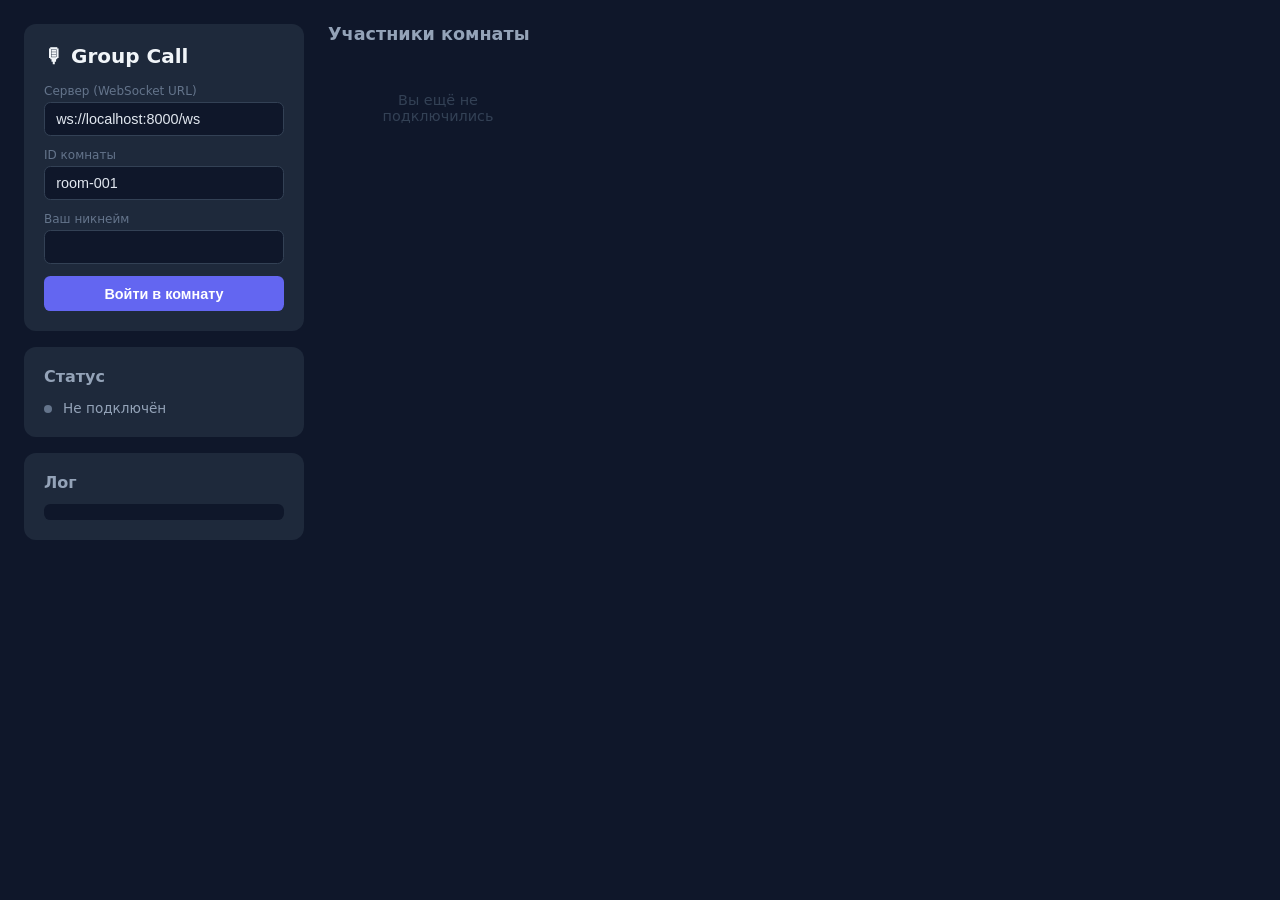
<file: tests/calls/client.html>
<!DOCTYPE html>
<html lang="ru">
<head>
    <meta charset="UTF-8"/>
    <meta name="viewport" content="width=device-width, initial-scale=1.0"/>
    <title>Group Audio Call</title>
    <style>
        *, *::before, *::after { box-sizing: border-box; margin: 0; padding: 0; }

        body {
            font-family: system-ui, sans-serif;
            background: #0f172a;
            color: #e2e8f0;
            min-height: 100vh;
            display: flex;
            gap: 1.5rem;
            padding: 1.5rem;
            align-items: flex-start;
        }

        /* ---------- Левая панель: форма подключения ---------- */
        .sidebar {
            width: 280px;
            flex-shrink: 0;
            display: flex;
            flex-direction: column;
            gap: 1rem;
        }

        .card {
            background: #1e293b;
            border-radius: 0.75rem;
            padding: 1.25rem;
        }

        h2 { font-size: 1rem; color: #94a3b8; margin-bottom: 0.75rem; }
        h1 { font-size: 1.25rem; color: #f1f5f9; margin-bottom: 1rem; }

        label { display: block; font-size: 0.75rem; color: #64748b; margin-bottom: 0.25rem; }

        input {
            width: 100%;
            padding: 0.5rem 0.7rem;
            border-radius: 0.4rem;
            border: 1px solid #334155;
            background: #0f172a;
            color: #e2e8f0;
            font-size: 0.9rem;
            outline: none;
            margin-bottom: 0.75rem;
        }
        input:focus { border-color: #6366f1; }

        .btn {
            display: block;
            width: 100%;
            padding: 0.6rem;
            border-radius: 0.4rem;
            border: none;
            font-size: 0.9rem;
            font-weight: 600;
            cursor: pointer;
            transition: opacity 0.15s;
        }
        .btn:disabled { opacity: 0.35; cursor: not-allowed; }
        .btn-primary { background: #6366f1; color: #fff; }
        .btn-danger  { background: #ef4444; color: #fff; margin-top: 0.5rem; }
        .btn-mute    { background: #334155; color: #e2e8f0; margin-top: 0.5rem; }

        .status-dot {
            display: inline-block;
            width: 8px; height: 8px;
            border-radius: 50%;
            margin-right: 6px;
            background: #64748b;
        }
        .status-dot.green  { background: #4ade80; }
        .status-dot.yellow { background: #facc15; }
        .status-dot.red    { background: #f87171; }

        .status-text { font-size: 0.85rem; color: #94a3b8; }

        /* ---------- Лог ---------- */
        .log {
            background: #0f172a;
            border-radius: 0.4rem;
            padding: 0.5rem;
            font-family: monospace;
            font-size: 0.72rem;
            max-height: 180px;
            overflow-y: auto;
            color: #475569;
        }
        .log .in  { color: #4ade80; }
        .log .out { color: #818cf8; }
        .log .sys { color: #f59e0b; }
        .log .err { color: #f87171; }

        /* ---------- Правая панель: участники ---------- */
        .main { flex: 1; }

        .peers-grid {
            display: grid;
            grid-template-columns: repeat(auto-fill, minmax(180px, 1fr));
            gap: 1rem;
        }

        /* Карточка участника */
        .peer-card {
            background: #1e293b;
            border-radius: 0.75rem;
            padding: 1rem;
            display: flex;
            flex-direction: column;
            align-items: center;
            gap: 0.6rem;
            position: relative;
            border: 2px solid transparent;
            transition: border-color 0.2s;
        }
        .peer-card.speaking { border-color: #4ade80; }
        .peer-card.muted    { opacity: 0.55; }

        .peer-avatar {
            width: 60px; height: 60px;
            border-radius: 50%;
            background: #334155;
            display: flex;
            align-items: center;
            justify-content: center;
            font-size: 1.6rem;
            font-weight: 700;
            color: #e2e8f0;
        }

        .peer-name { font-size: 0.85rem; font-weight: 600; color: #e2e8f0; }

        .peer-status { font-size: 0.7rem; color: #64748b; }

        /* Мини-полоска уровня звука */
        .peer-meter {
            width: 100%;
            height: 4px;
            background: #0f172a;
            border-radius: 2px;
            overflow: hidden;
        }
        .peer-meter-bar {
            height: 100%;
            width: 0%;
            background: linear-gradient(90deg, #4ade80, #facc15);
            transition: width 0.05s;
        }

        /* Своя карточка — небольшой бейдж "Вы" */
        .peer-card.self .peer-avatar { background: #4f46e5; }
        .you-badge {
            position: absolute;
            top: 6px; right: 8px;
            font-size: 0.6rem;
            background: #4f46e5;
            color: #fff;
            padding: 1px 5px;
            border-radius: 999px;
        }

        .empty-state {
            color: #334155;
            font-size: 0.9rem;
            padding: 2rem;
            text-align: center;
        }
    </style>
</head>
<body>

<!-- ===================== ЛЕВАЯ ПАНЕЛЬ ===================== -->
<div class="sidebar">
    <div class="card">
        <h1>🎙 Group Call</h1>

        <label>Сервер (WebSocket URL)</label>
        <input id="serverUrl" value="ws://localhost:8000/ws"/>

        <label>ID комнаты</label>
        <input id="callId" value="room-001"/>

        <label>Ваш никнейм</label>
        <input id="peerId" value=""/>

        <button id="btnJoin" class="btn btn-primary">Войти в комнату</button>
        <button id="btnMute" class="btn btn-mute" style="display:none">🔇 Mute</button>
        <button id="btnLeave" class="btn btn-danger" style="display:none">📵 Покинуть</button>
    </div>

    <div class="card">
        <h2>Статус</h2>
        <div>
            <span class="status-dot" id="statusDot"></span>
            <span class="status-text" id="statusText">Не подключён</span>
        </div>
    </div>

    <div class="card">
        <h2>Лог</h2>
        <div id="log" class="log"></div>
    </div>
</div>

<!-- ===================== ПРАВАЯ ПАНЕЛЬ ===================== -->
<div class="main">
    <h1 style="margin-bottom:1rem; font-size:1.1rem; color:#94a3b8">
        Участники комнаты
    </h1>
    <div id="peersGrid" class="peers-grid">
        <div class="empty-state">Вы ещё не подключились</div>
    </div>
</div>

<script>
    // =============================================================================
    // Константы
    // =============================================================================

    const CHUNK_MS   = 100;   // интервал нарезки чанков MediaRecorder (мс)
    const PING_MS    = 15000; // интервал keep-alive пинга

    // =============================================================================
    // Глобальное состояние
    // =============================================================================

    let ws            = null;
    let myPeerId      = "";
    let isMuted       = false;
    let mediaRecorder = null;
    let localStream   = null;
    let audioCtx      = null;

    /**
     * peers: Map<peerId, PeerState>
     *
     * PeerState {
     *   mediaSource: MediaSource | null,
     *   sourceBuffer: SourceBuffer | null,
     *   queue: ArrayBuffer[],       // очередь чанков, ждущих appendBuffer
     *   audio: HTMLAudioElement,    // <audio autoplay> для воспроизведения
     *   muted: boolean,
     *   cardEl: HTMLElement,        // DOM-карточка участника
     *   meterEl: HTMLElement,       // DOM полоска уровня звука
     *   speakingTimer: number|null  // таймер сброса анимации "говорит"
     * }
     *
     * Каждый участник получает СВОЙ независимый MediaSource + SourceBuffer.
     * Это критично: нельзя смешивать чанки от разных людей в один буфер —
     * WebM-заголовки (EBML) у каждого участника свои, и браузер запутается.
     */
    const peers = new Map();

    // =============================================================================
    // DOM хелперы
    // =============================================================================

    const logEl      = document.getElementById("log");
    const statusDot  = document.getElementById("statusDot");
    const statusText = document.getElementById("statusText");
    const peersGrid  = document.getElementById("peersGrid");
    const btnJoin    = document.getElementById("btnJoin");
    const btnMute    = document.getElementById("btnMute");
    const btnLeave   = document.getElementById("btnLeave");

    function log(text, type = "sys") {
        const d = document.createElement("div");
        d.className = type;
        d.textContent = `${new Date().toLocaleTimeString()} ${text}`;
        logEl.appendChild(d);
        logEl.scrollTop = logEl.scrollHeight;
    }

    function setStatus(text, color = "") {
        statusText.textContent = text;
        statusDot.className    = "status-dot " + color;
    }

    // =============================================================================
    // UI карточки участников
    // =============================================================================

    function addPeerCard(peerId, isSelf = false) {
        // Убираем заглушку "пусто", если есть
        const empty = peersGrid.querySelector(".empty-state");
        if (empty) empty.remove();

        const card = document.createElement("div");
        card.className  = "peer-card" + (isSelf ? " self" : "");
        card.dataset.id = peerId;

        const initials = peerId.slice(0, 2).toUpperCase();

        card.innerHTML = `
    ${isSelf ? '<span class="you-badge">Вы</span>' : ""}
    <div class="peer-avatar">${initials}</div>
    <div class="peer-name">${escapeHtml(peerId)}</div>
    <div class="peer-status" id="ps-${peerId}">в эфире</div>
    <div class="peer-meter"><div class="peer-meter-bar" id="pm-${peerId}"></div></div>
  `;

        peersGrid.appendChild(card);
        return card;
    }

    function removePeerCard(peerId) {
        const card = peersGrid.querySelector(`[data-id="${peerId}"]`);
        if (card) card.remove();
        if (peersGrid.children.length === 0) {
            peersGrid.innerHTML = '<div class="empty-state">Комната пуста</div>';
        }
    }

    function setPeerSpeaking(peerId, level) {
        // level 0..100 — уровень входящего аудио
        const bar  = document.getElementById("pm-" + peerId);
        const card = peersGrid.querySelector(`[data-id="${peerId}"]`);
        if (!bar || !card) return;

        //        console.log(level)

        bar.style.width = level + "%";

        // Подсвечиваем карточку если говорит (level > 5)
        if (level > 5) {
            card.classList.add("speaking");
            setTimeout(() => {card.classList.remove("speaking")}, 300)
        }
    }

    function escapeHtml(s) {
        return s.replace(/[&<>"']/g, c => ({"&":"&amp;","<":"&lt;",">":"&gt;",'"':"&quot;","'":"&#39;"}[c]));
    }

    // =============================================================================
    // Подключение
    // =============================================================================

    async function joinCall() {
        const serverUrl = document.getElementById("serverUrl").value.trim();
        const callId    = document.getElementById("callId").value.trim();
        myPeerId        = document.getElementById("peerId").value.trim();

        if (!callId || !myPeerId) {
            setStatus("Заполни ID комнаты и никнейм", "red");
            return;
        }

        // 1. Получаем доступ к микрофону
        try {
            localStream = await navigator.mediaDevices.getUserMedia({
                audio: {
                    echoCancellation: true,
                    noiseSuppression: true,
                    sampleRate: 48000,
                },
                video: false,
            });
            log("Микрофон захвачен");
        } catch (e) {
            setStatus("Нет доступа к микрофону", "red");
            return;
        }

        // 2. Открываем WebSocket
        const url = `${serverUrl}/${callId}/${myPeerId}`;
        log(`Подключаюсь: ${url}`);
        setStatus("Подключение...", "yellow");

        ws = new WebSocket(url);
        ws.binaryType = "arraybuffer";

        ws.onopen  = () => { log("WS открыт"); startRecording(); };
        ws.onclose = (e) => { log(`WS закрыт (${e.code})`); handleDisconnect(); };
        ws.onerror = ()  => { log("WS ошибка", "err"); setStatus("Ошибка соединения", "red"); };

        ws.onmessage = (ev) => {
            if (typeof ev.data === "string") {
                handleSignaling(JSON.parse(ev.data));
            } else {
                handleIncomingAudio(ev.data);
            }
        };

        btnJoin.disabled = true;
        btnMute.style.display  = "block";
        btnLeave.style.display = "block";
    }

    // =============================================================================
    // Запись и отправка микрофона
    // =============================================================================

    function getSupportedMime() {
        return ["audio/webm;codecs=opus","audio/ogg;codecs=opus","audio/webm"]
            .find(t => MediaRecorder.isTypeSupported(t)) || "";
    }

    function startRecording() {
        const mime = getSupportedMime();
        log(`Кодек: ${mime || "auto"}`);

        mediaRecorder = new MediaRecorder(localStream, mime ? { mimeType: mime } : {});

        mediaRecorder.ondataavailable = async (e) => {
            if (e.data.size > 0 && ws?.readyState === WebSocket.OPEN && !isMuted) {
                const buf = await e.data.arrayBuffer();
                ws.send(buf);
                log(`→ ${buf.byteLength}b`, "out");
            }
        };

        mediaRecorder.start(CHUNK_MS);

        // Визуализация своего уровня звука
        startLocalMeter();

        // Добавляем свою карточку
        addPeerCard(myPeerId, true);
        setStatus(`В эфире: ${myPeerId}`, "green");
    }

    // Анализатор звука для своей карточки (не влияет на передачу)
    function startLocalMeter() {
        audioCtx = new AudioContext();
        const src = audioCtx.createMediaStreamSource(localStream);
        const an  = audioCtx.createAnalyser();
        an.fftSize = 256;
        src.connect(an);

        const buf = new Uint8Array(an.frequencyBinCount);
        function tick() {
            an.getByteFrequencyData(buf);
            const avg = buf.reduce((a, b) => a + b, 0) / buf.length;
            setPeerSpeaking(myPeerId, Math.min(100, avg / 4));
            requestAnimationFrame(tick);
        }
        tick();
    }

    // =============================================================================
    // Входящее аудио — разбор фрейма и маршрутизация по участнику
    // =============================================================================

    /**
     * Формат пакета от сервера:
     *   [0]        — длина peer_id (1 байт)
     *   [1..N]     — peer_id (UTF-8)
     *   [N+1..]    — аудио (Opus/WebM)
     */
    function parseFrame(ab) {
        const view   = new DataView(ab);
        const idLen  = view.getUint8(0);               // длина ID
        const idBuf  = ab.slice(1, 1 + idLen);         // байты ID
        const audio  = ab.slice(1 + idLen);            // аудио
        const peerId = new TextDecoder().decode(idBuf);
        return { peerId, audio };
    }

    function handleIncomingAudio(ab) {
        const { peerId, audio } = parseFrame(ab);
        log(`← ${peerId} ${audio.byteLength}b`, "in");

        // Визуальный отклик — уровень звука (упрощённо: по размеру пакета)
        // Настоящий анализ потребовал бы декодирования Opus, что дорого.
        // Размер пакета хорошо коррелирует с громкостью.
        const level = Math.min(100, (audio.byteLength / 500) * 100);
        setPeerSpeaking(peerId, level);

        const peer = peers.get(peerId);
        if (!peer) return; // участник ещё не зарегистрирован сигналом peer_joined

        peer.queue.push(audio);
        flushQueue(peerId);
    }

    // =============================================================================
    // MediaSource / SourceBuffer на каждого участника
    // =============================================================================

    /**
     * Почему отдельный MSE на каждого?
     *
     * MediaRecorder упаковывает аудио в WebM-контейнер. Каждый поток начинается
     * с EBML-заголовка (метаданные о кодеке, частоте дискретизации и т.д.).
     * Если смешать чанки двух участников в один SourceBuffer — браузер получит
     * два конкурирующих заголовка и сломается. Поэтому у каждого участника:
     *   - свой <audio autoplay>
     *   - свой MediaSource
     *   - свой SourceBuffer
     *   - своя очередь (queue)
     */
    function initPeerAudio(peerId) {
        const audio = document.createElement("audio");
        audio.autoplay = true;
        audio.style.display = "none";
        document.body.appendChild(audio);

        const ms = new MediaSource();
        audio.src = URL.createObjectURL(ms);

        const peer = {
            mediaSource:   ms,
            sourceBuffer:  null,
            queue:         [],
            audio,
            muted:         false,
            cardEl:        null,
            meterEl:       null,
            speakingTimer: null,
        };
        peers.set(peerId, peer);

        ms.addEventListener("sourceopen", () => {
            try {
                const mime = getSupportedMime() || "audio/webm;codecs=opus";
                const sb   = ms.addSourceBuffer(mime);
                sb.mode    = "sequence";  // чанки идут один за другим, без временны́х меток

                peer.sourceBuffer = sb;

                sb.addEventListener("updateend", () => {
                    flushQueue(peerId);
                    if (audio.paused) audio.play().catch(() => {});
                });

                // Отдаём накопившееся за время инициализации
                flushQueue(peerId);
            } catch (e) {
                log(`MSE init error (${peerId}): ${e.message}`, "err");
            }
        });
    }

    function flushQueue(peerId) {
        const peer = peers.get(peerId);
        if (!peer?.sourceBuffer || peer.sourceBuffer.updating || peer.queue.length === 0) return;

        const chunk = peer.queue.shift();
        try {
            peer.sourceBuffer.appendBuffer(chunk);
        } catch (e) {
            if (e.name === "QuotaExceededError") {
                // Буфер переполнен — удаляем старые данные (оставляем последние 5 сек)
                const sb  = peer.sourceBuffer;
                const end = sb.buffered.length ? sb.buffered.end(0) - 5 : 0;
                if (end > 0) sb.remove(0, end);
            } else {
                log(`appendBuffer error (${peerId}): ${e.name}`, "err");
            }
        }
    }

    function destroyPeerAudio(peerId) {
        const peer = peers.get(peerId);
        if (!peer) return;

        clearTimeout(peer.speakingTimer);
        peer.queue = [];

        try {
            if (peer.mediaSource?.readyState === "open") peer.mediaSource.endOfStream();
        } catch (_) {}

        peer.audio.src = "";
        peer.audio.remove();
        peers.delete(peerId);
    }

    // =============================================================================
    // Сигнальные сообщения
    // =============================================================================

    function handleSignaling(msg) {
        log(`← [${msg.type}]`);

        switch (msg.type) {

            case "joined": {
                // Сервер прислал список всех, кто уже в комнате (включая нас)
                // Инициализируем аудио-пайплайн для каждого существующего участника
                for (const pid of msg.peers) {
                    if (pid === myPeerId) continue;  // себя не слушаем
                    initPeerAudio(pid);
                    const card = addPeerCard(pid);
                    peers.get(pid).cardEl = card;
                }
                log(`В комнате: ${msg.peers.join(", ")}`);
                break;
            }

            case "peer_joined": {
                const pid = msg.peer_id;
                if (pid === myPeerId) break;
                initPeerAudio(pid);
                const card = addPeerCard(pid);
                peers.get(pid).cardEl = card;
                log(`+ ${pid} вошёл`);
                break;
            }

            case "peer_left": {
                const pid = msg.peer_id;
                destroyPeerAudio(pid);
                removePeerCard(pid);
                log(`- ${pid} вышел`);
                break;
            }

            case "peer_muted": {
                const pid  = msg.peer_id;
                const card = peersGrid.querySelector(`[data-id="${pid}"]`);
                const ps   = document.getElementById("ps-" + pid);
                if (card) card.classList.toggle("muted", msg.muted);
                if (ps)   ps.textContent = msg.muted ? "🔇 замьючен" : "в эфире";
                break;
            }

            case "error":
                log("Ошибка: " + msg.message, "err");
                setStatus("Ошибка: " + msg.message, "red");
                break;

            case "pong":
                break;
        }
    }

    // =============================================================================
    // Управление звонком
    // =============================================================================

    function toggleMute() {
        isMuted = !isMuted;
        btnMute.textContent = isMuted ? "🎙 Unmute" : "🔇 Mute";

        const statusEl = document.getElementById("ps-" + myPeerId);
        if (statusEl) statusEl.textContent = isMuted ? "🔇 замьючен" : "в эфире";

        ws?.send(JSON.stringify({ type: "mute", muted: isMuted }));
        log(isMuted ? "Muted" : "Unmuted");
    }

    function leaveCall() {
        // Останавливаем микрофон
        if (mediaRecorder?.state !== "inactive") {
            mediaRecorder.stop();
            localStream.getTracks().forEach(t => t.stop());
            mediaRecorder = null;
        }
        if (audioCtx) { audioCtx.close(); audioCtx = null; }

        // Удаляем все аудио-пайплайны
        for (const pid of [...peers.keys()]) {
            if (pid !== myPeerId) destroyPeerAudio(pid);
        }
        peers.clear();

        ws?.close(1000, "user left");
        ws = null;

        handleDisconnect();
    }

    function handleDisconnect() {
        setStatus("Отключён", "");
        btnJoin.disabled       = false;
        btnMute.style.display  = "none";
        btnLeave.style.display = "none";
        peersGrid.innerHTML    = '<div class="empty-state">Вы не в комнате</div>';
    }

    // =============================================================================
    // Keep-alive ping
    // =============================================================================

    setInterval(() => {
        if (ws?.readyState === WebSocket.OPEN) {
            ws.send(JSON.stringify({ type: "ping" }));
        }
    }, PING_MS);

    // =============================================================================
    // Навешиваем события
    // =============================================================================

    btnJoin.addEventListener("click",  joinCall);
    btnMute.addEventListener("click",  toggleMute);
    btnLeave.addEventListener("click", leaveCall);
</script>
</body>
</html>
</file>
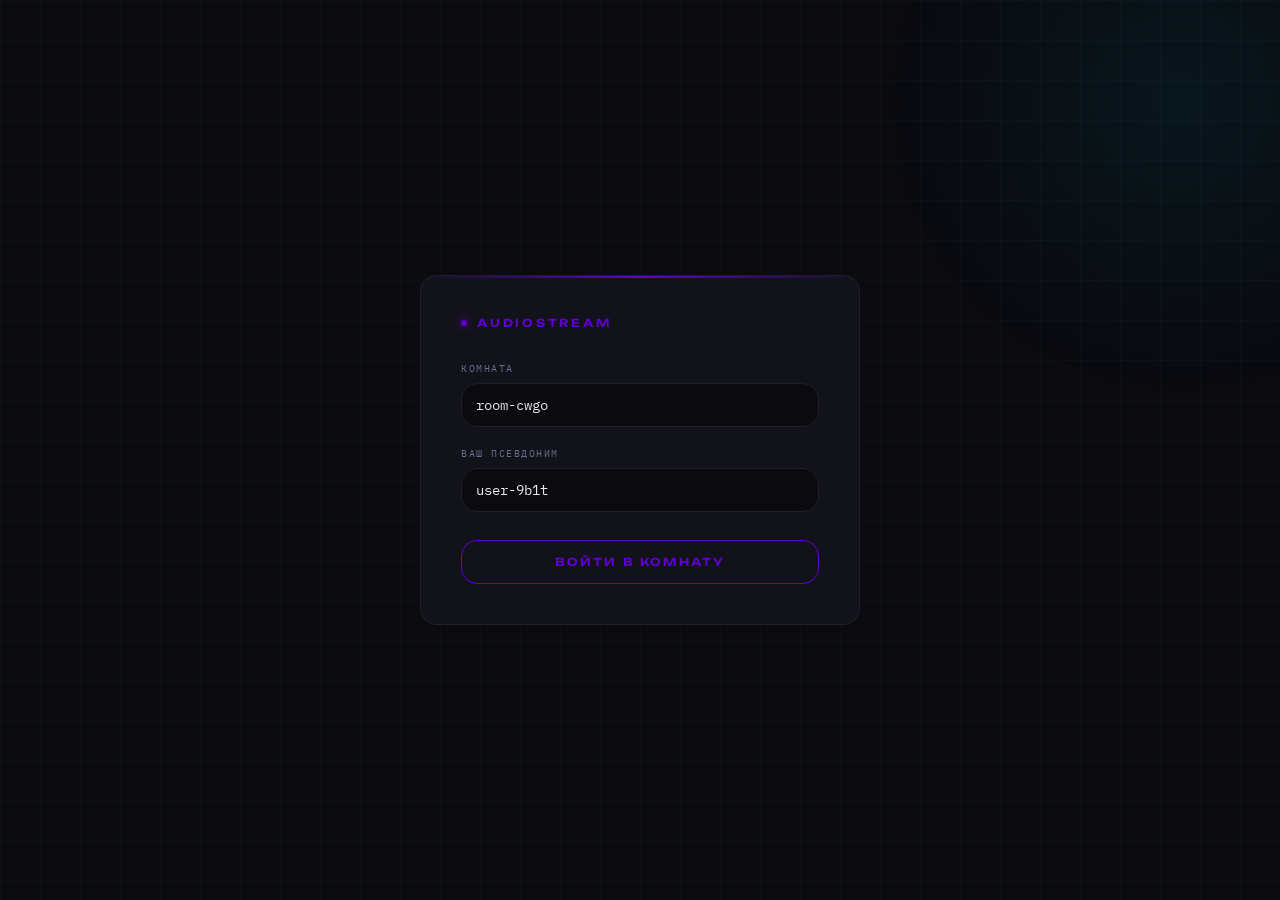
<file: tests/calls_http2_test/client.html>
<!DOCTYPE html>
<html lang="ru">
<head>
    <meta charset="UTF-8">
    <meta name="viewport" content="width=device-width, initial-scale=1.0">
    <title>Звонок</title>
    <link rel="preconnect" href="https://fonts.googleapis.com">
    <link href="https://fonts.googleapis.com/css2?family=IBM+Plex+Mono:wght@400;500&family=Unbounded:wght@300;400;600&display=swap"
          rel="stylesheet">
    <link rel="stylesheet" href="style.css">
</head>
<body>
<div class="shell">
    <div id="join-screen">
        <div class="logo">AudioStream</div>
        <div class="field-group">
            <label>Комната</label>
            <input type="text" id="room-input" placeholder="room-42" autocomplete="off" spellcheck="false">
        </div>
        <div class="field-group">
            <label>Ваш псевдоним</label>
            <input type="text" id="peer-input" placeholder="user-7f3a" autocomplete="off" spellcheck="false">
        </div>
        <button class="btn-primary" id="join-btn">Войти в комнату</button>
    </div>

    <div id="call-screen">
        <div class="call-header">
            <div>
                <div class="room-info">комната</div>
                <div class="room-id" id="hdr-room">—</div>
            </div>
            <div style="display:flex;align-items:center;gap:8px">
                <div class="room-info" id="hdr-count">0 участников</div>
                <div class="status-dot"></div>
            </div>
        </div>
        <div id="peers-grid"></div>
        <div id="log-box"></div>
        <div class="controls">
            <button class="ctrl-btn active" id="mic-btn">
                <span class="ctrl-icon" id="mic-icon">🎙</span>
                <span id="mic-label">микрофон</span>
                <div class="vol-bar">
                    <div class="vol-fill" id="vol-fill"></div>
                </div>
            </button>
            <button class="ctrl-btn danger" id="hangup-btn">
                <span class="ctrl-icon">📵</span>
                <span>завершить</span>
            </button>
        </div>
    </div>
</div>

<div id="error-overlay">
    <div class="error-code">ERR</div>
    <div class="error-msg" id="error-text"></div>
    <button class="btn-small" onclick="location.reload()">перезагрузить</button>
</div>
<script src="script.js"></script>
</body>
</html>
</file>
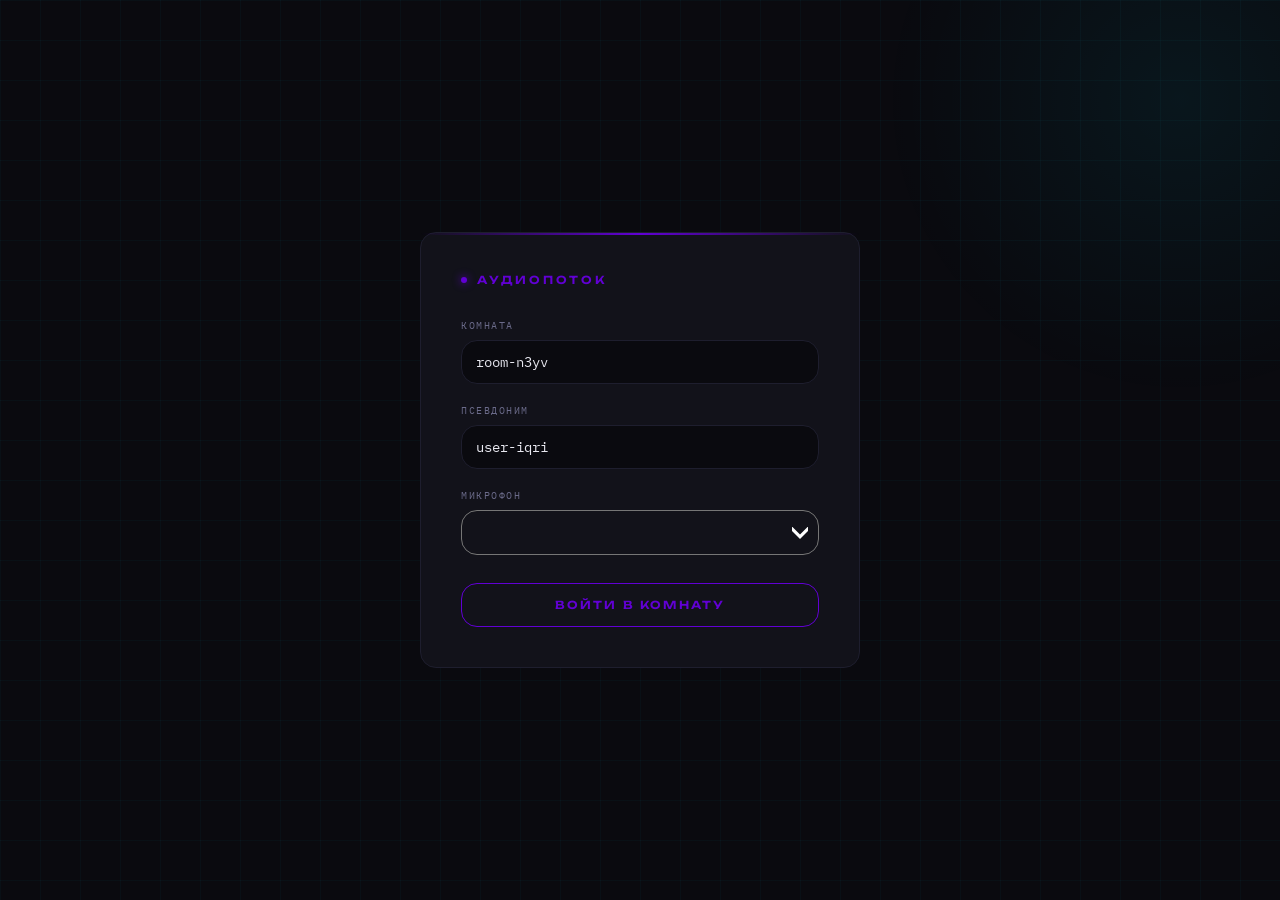
<file: tests/calls_websockets_test/client.html>
<!DOCTYPE html>
<html lang="ru">
<head>
    <meta charset="UTF-8">
    <meta name="viewport" content="width=device-width, initial-scale=1.0">
    <title>Звонок</title>
    <link rel="preconnect" href="https://fonts.googleapis.com">
    <link href="https://fonts.googleapis.com/css2?family=IBM+Plex+Mono:wght@400;500&family=Unbounded:wght@300;400;600&display=swap"
          rel="stylesheet">
    <link rel="stylesheet" href="../calls_http2_test/style.css">
</head>
<body>
<div class="shell">
    <div id="join-screen">
        <div class="logo">АудиоПоток</div>
        <div class="field-group">
            <label>Комната</label>
            <input type="text" id="room-input" placeholder="room-42" autocomplete="off" spellcheck="false">
        </div>
        <div class="field-group">
            <label>Псевдоним</label>
            <input type="text" id="peer-input" placeholder="user-7f3a" autocomplete="off" spellcheck="false">
        </div>
        <div class="field-group">
            <label>Микрофон</label>
            <select id="mic-select" autocomplete="off">
                <option value="">— выбор устройства —</option>
            </select>
        </div>
        <button class="btn-primary" id="joinBtn">Войти в комнату</button>
    </div>

    <div id="call-screen">
        <div class="call-header">
            <div>
                <div class="room-info">комната</div>
                <div class="room-id" id="hdr-room">—</div>
            </div>
            <div style="display:flex;align-items:center;gap:8px">
                <div class="room-info" id="hdr-count">0 участников</div>
                <div class="status-dot"></div>
            </div>
        </div>
        <div id="peers-grid"></div>
        <div id="log-box"></div>
        <div class="controls">
            <button class="ctrl-btn active" id="micBtn">
                <span class="ctrl-icon" id="mic-icon">🎙</span>
                <span id="mic-label">микрофон</span>
                <div class="vol-bar">
                    <div class="vol-fill" id="vol-fill"></div>
                </div>
            </button>
            <button class="ctrl-btn danger" id="hangupBtn">
                <span>завершить</span>
            </button>
        </div>
    </div>
</div>

<div id="error-overlay">
    <div class="error-code">ERR</div>
    <div class="error-msg" id="error-text"></div>
    <button class="btn-small" onclick="location.reload()">перезагрузить</button>
</div>
<script src="script.js"></script>
</body>
</html>
</file>
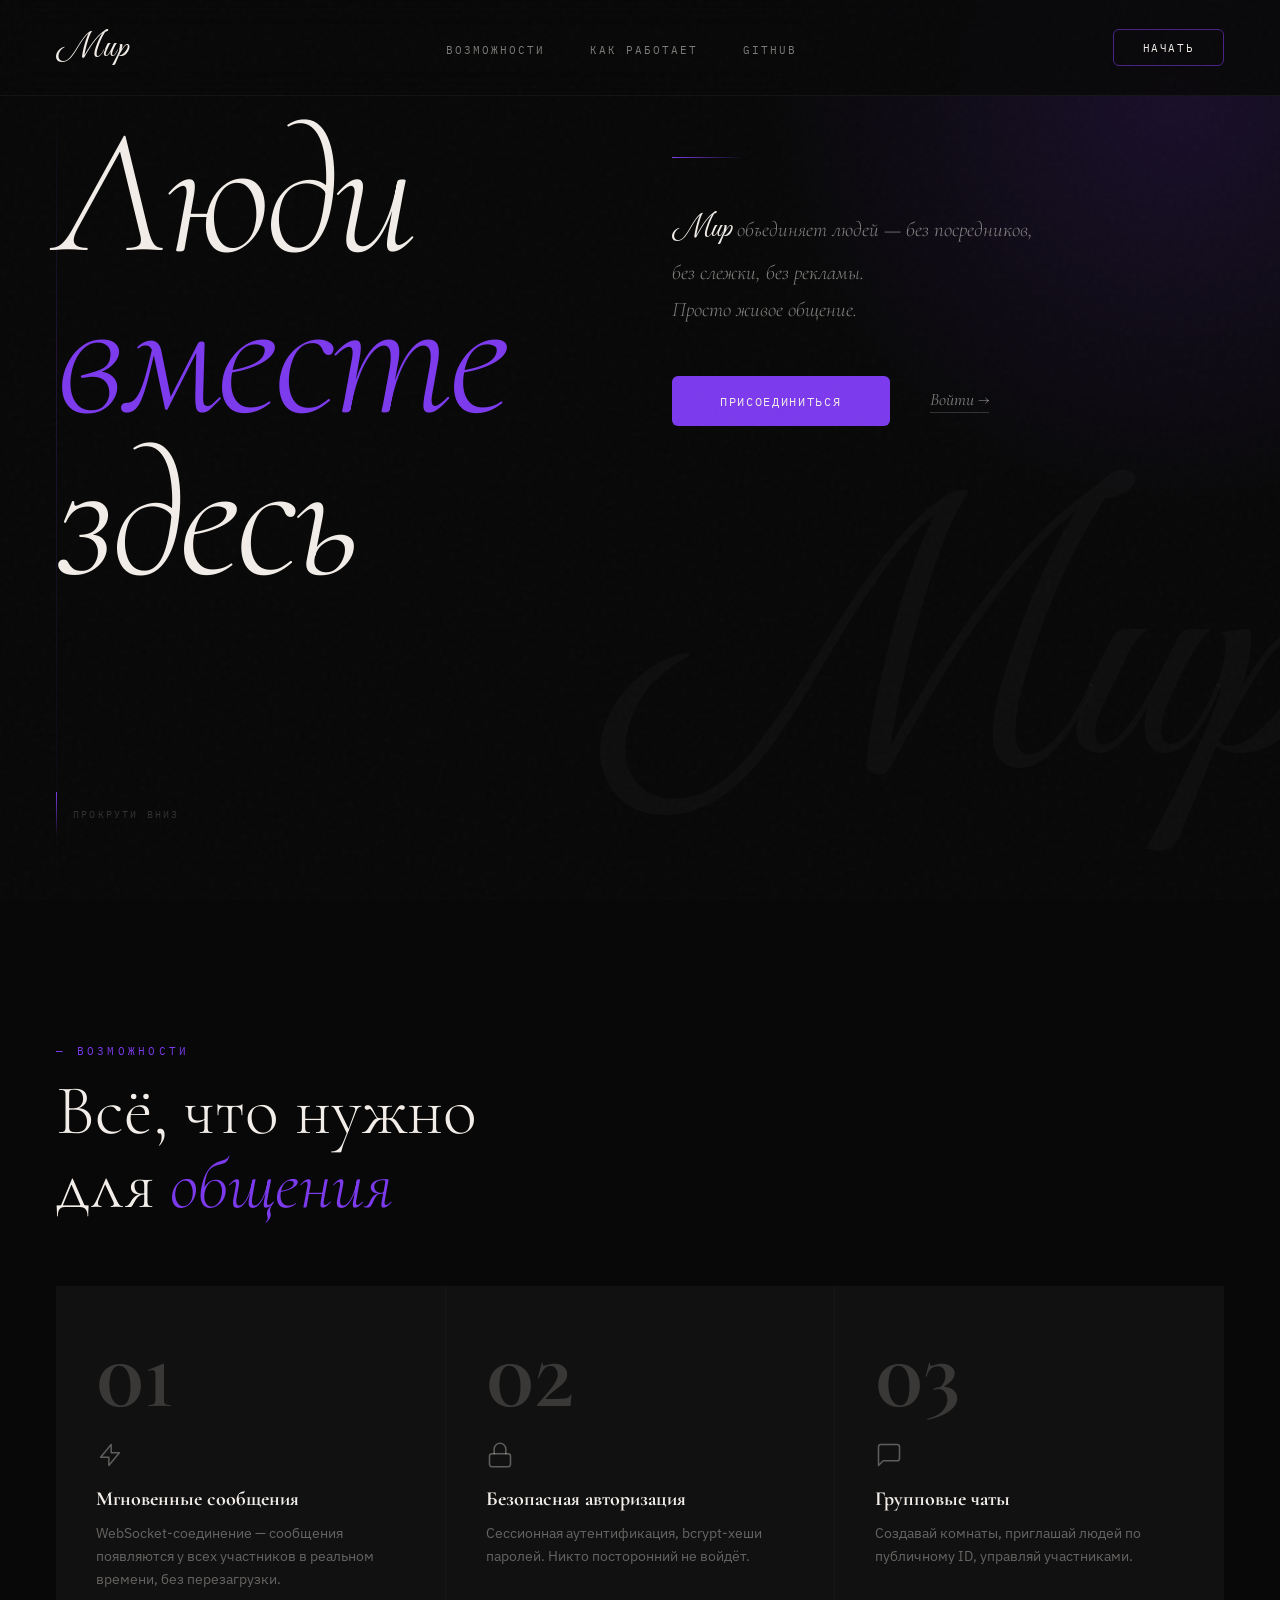
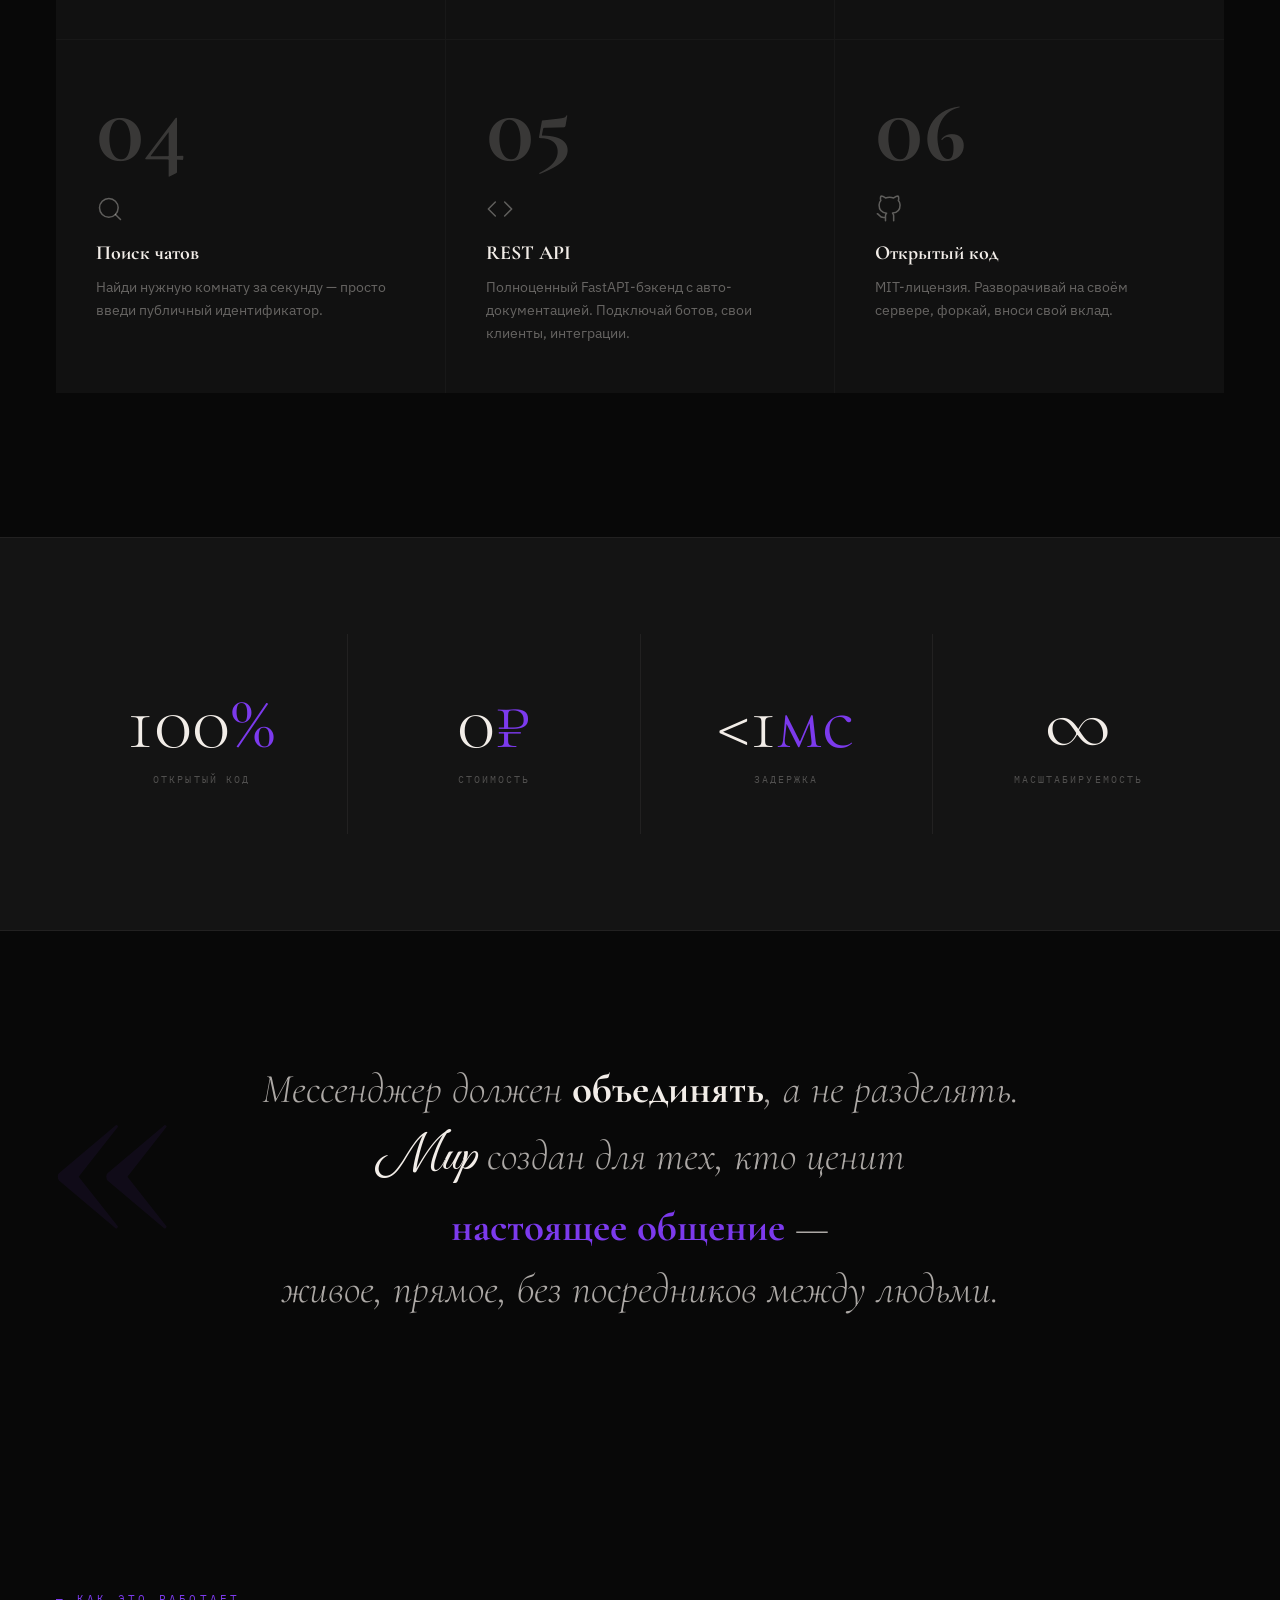
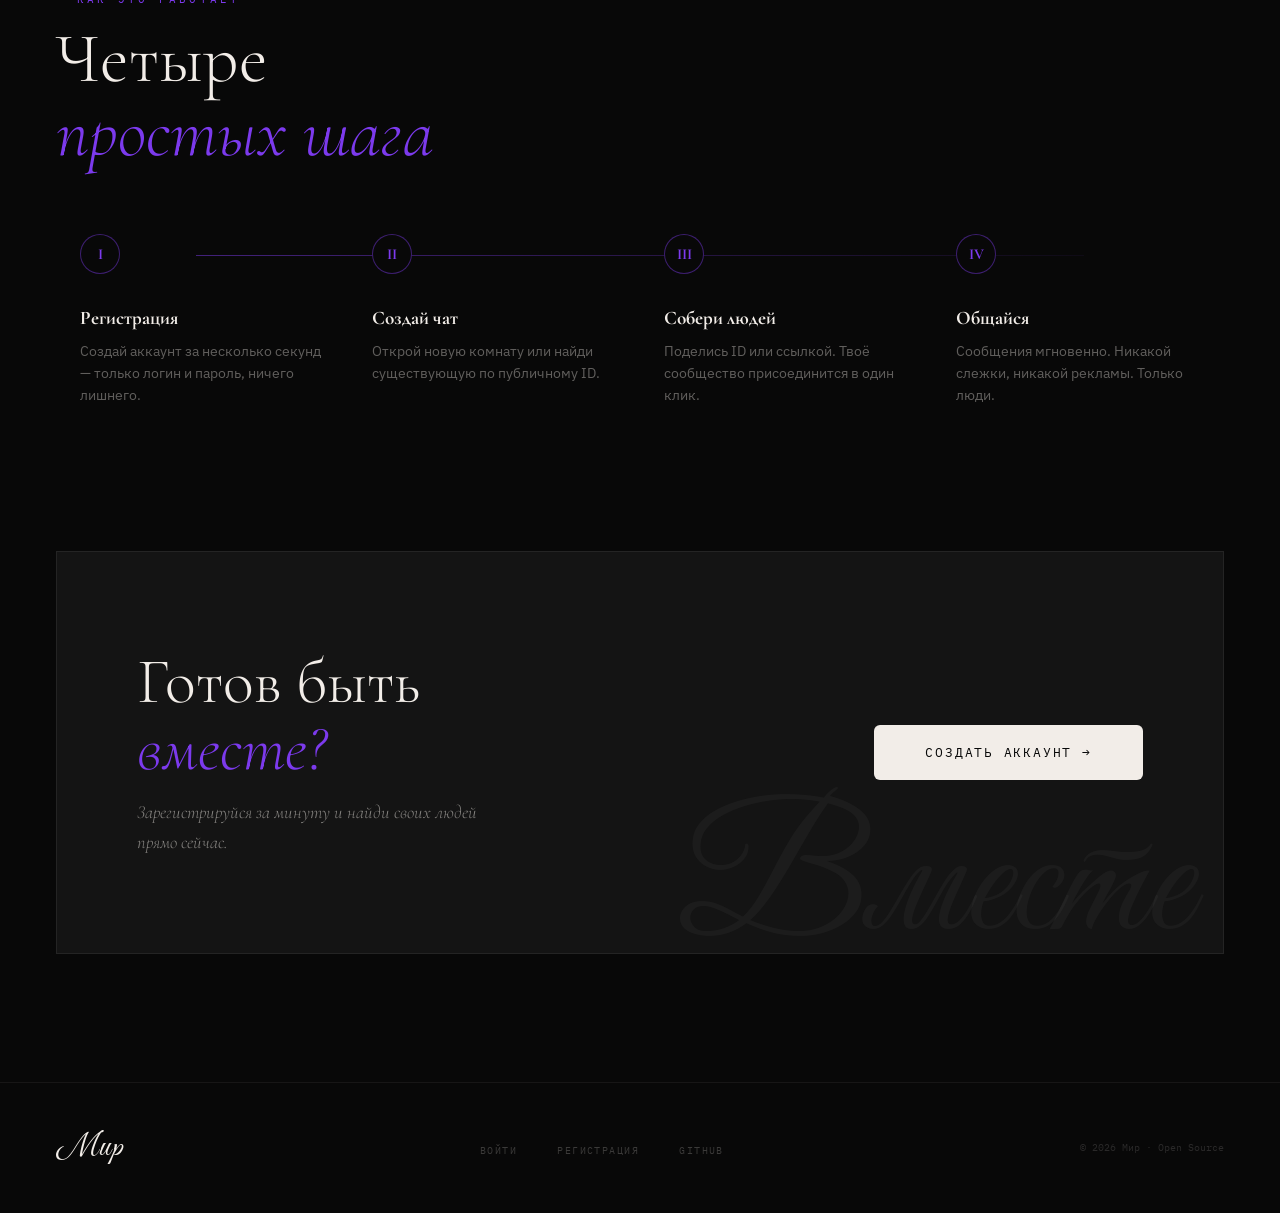
<file: frontend/web/pages/landing.html>
<!DOCTYPE html>
<html lang="ru">
<head>
  <meta charset="UTF-8" />
  <meta name="viewport" content="width=device-width, initial-scale=1.0" />
  <title>Мир</title>
  <link rel="preconnect" href="https://fonts.googleapis.com" />
  <link rel="preconnect" href="https://fonts.gstatic.com" crossorigin />
  <link href="https://fonts.googleapis.com/css2?family=Cormorant+Garamond:ital,wght@0,300;0,400;0,700;1,300;1,400;1,700&family=Cormorant+SC:wght@300;400;700&family=Great+Vibes&family=IBM+Plex+Mono:wght@400;700&family=IBM+Plex+Sans:wght@300;400;700&display=swap" rel="stylesheet" />
  <style>
    :root {
      --black: #080808;
      --dark: #111111;
      --dark2: #141414;
      --white: #f2ede8;
      --off: rgba(242,237,232,0.5);
      --accent: #7c3aed;
      --accent-dim: #5b21b6;
      --accent-glow: rgba(124,58,237,0.15);
    }

    *, *::before, *::after { box-sizing: border-box; margin: 0; padding: 0; }
    html { scroll-behavior: smooth; overflow-x: hidden; }

    body {
      background: var(--black);
      color: var(--white);
      font-family: 'IBM Plex Sans', sans-serif;
      overflow-x: hidden;
      max-width: 100%;
    }

    /* NOISE */
    body::after {
      content: '';
      position: fixed; inset: 0;
      background-image: url("data:image/svg+xml,%3Csvg viewBox='0 0 200 200' xmlns='http://www.w3.org/2000/svg'%3E%3Cfilter id='n'%3E%3CfeTurbulence type='fractalNoise' baseFrequency='0.85' numOctaves='4' stitchTiles='stitch'/%3E%3C/filter%3E%3Crect width='100%25' height='100%25' filter='url(%23n)' opacity='0.035'/%3E%3C/svg%3E");
      pointer-events: none; z-index: 9999; opacity: 0.6;
    }

    /* NAV */
    nav {
      position: fixed; top: 0; left: 0; right: 0; z-index: 200;
      display: flex; align-items: center; justify-content: space-between;
      padding: 1.6rem 3.5rem;
      background: rgba(8,8,8,0.88);
      backdrop-filter: blur(16px);
      border-bottom: 1px solid rgba(242,237,232,0.05);
    }
    .nav-logo {
      font-family: 'Great Vibes', serif;
      font-size: 2.2rem; font-weight: 400; letter-spacing: 0.04em;
      color: var(--white); text-decoration: none;
    }
    .nav-logo em { color: var(--accent); font-style: normal; }

    .nav-links { display: flex; gap: 2.8rem; list-style: none; }
    .nav-links a {
      font-family: 'IBM Plex Mono', monospace;
      font-size: 0.7rem; letter-spacing: 0.18em; text-transform: uppercase;
      color: var(--off); text-decoration: none; transition: color 0.22s;
    }
    .nav-links a:hover { color: var(--accent); }

    .nav-cta {
      font-family: 'IBM Plex Mono', monospace;
      font-size: 0.7rem; letter-spacing: 0.14em; text-transform: uppercase;
      background: transparent; color: var(--white);
      border: 1px solid rgba(124,58,237,0.55);
      padding: 0.65rem 1.8rem;
      border-radius: 6px;
      cursor: pointer; text-decoration: none; display: inline-block;
      transition: background 0.22s, border-color 0.22s;
    }
    .nav-cta:hover { background: var(--accent); border-color: var(--accent); }

    /* HERO */
    #hero {
      min-height: 100vh;
      display: flex; flex-direction: column; justify-content: space-between;
      padding: 7rem 3.5rem 4rem;
      position: relative; overflow: hidden;
    }

    .hero-body {
      display: grid;
      grid-template-columns: 1fr 1fr;
      gap: 4rem;
      align-items: start;
      flex: 1;
    }

    .hero-left {}
    .hero-right {
      display: flex; flex-direction: column; justify-content: flex-end;
      padding-bottom: 0.5rem;
    }

    /* Vertical rule */
    #hero::before {
      content: '';
      position: absolute; top: 0; left: 3.5rem;
      width: 1px; height: 100%;
      background: linear-gradient(to bottom, transparent 10%, rgba(124,58,237,0.2) 40%, rgba(124,58,237,0.08) 75%, transparent);
      pointer-events: none;
    }

    .hero-glow {
      position: absolute;
      width: 900px; height: 900px; border-radius: 50%;
      background: radial-gradient(circle, var(--accent-glow) 0%, transparent 65%);
      top: -350px; right: -350px;
      pointer-events: none;
      animation: glowPulse 8s ease-in-out infinite;
    }
    @keyframes glowPulse {
      0%,100% { transform: scale(1); opacity: 0.9; }
      50% { transform: scale(1.15); opacity: 0.5; }
    }

    .hero-label {
      font-family: 'IBM Plex Mono', monospace;
      font-size: 0.68rem; letter-spacing: 0.32em; text-transform: uppercase;
      color: var(--accent); margin-bottom: 2.5rem;
      opacity: 0; animation: riseIn 0.9s 0.1s forwards;
    }

    .hero-title {
      font-family: 'Cormorant Garamond', serif;
      font-weight: 300;
      font-size: clamp(5.5rem, 14vw, 16rem);
      line-height: 0.9;
      letter-spacing: -0.025em;
      color: var(--white);
      opacity: 0; animation: riseIn 0.9s 0.28s forwards;
      position: relative; z-index: 1;
    }
    .hero-title .l-italic { font-style: italic; }
    .hero-title .l-accent { color: var(--accent); font-style: italic; }

    /* Ghost watermark */
    .hero-watermark {
      position: absolute;
      right: -0.1em; bottom: 3rem;
      font-family: 'Great Vibes', serif;
      font-size: clamp(12rem, 28vw, 30rem);
      font-weight: 400;
      color: rgba(242,237,232,0.022);
      line-height: 1; pointer-events: none;
      user-select: none;
    }

    .hero-divider {
      width: 72px; height: 1px;
      background: linear-gradient(to right, var(--accent), transparent);
      margin: 2.8rem 0;
      opacity: 0; animation: riseIn 0.9s 0.45s forwards;
    }

    .hero-sub {
      max-width: 500px;
      font-family: 'Cormorant Garamond', serif;
      font-size: 1.3rem; font-weight: 300; font-style: italic;
      line-height: 1.75; color: rgba(242,237,232,0.52);
      opacity: 0; animation: riseIn 0.9s 0.56s forwards;
    }
    .hero-sub .mir-name {
      font-family: 'Great Vibes', serif;
      font-size: 1.45em; font-style: normal;
      color: var(--white);
    }

    .hero-actions {
      display: flex; align-items: center; gap: 2.5rem;
      margin-top: 3rem;
      opacity: 0; animation: riseIn 0.9s 0.7s forwards;
    }

    .btn-primary {
      font-family: 'IBM Plex Mono', monospace;
      font-size: 0.75rem; letter-spacing: 0.14em; text-transform: uppercase;
      background: var(--accent); color: var(--white);
      border: none; padding: 1.1rem 3rem;
      border-radius: 6px;
      cursor: pointer; text-decoration: none; display: inline-block;
      transition: background 0.22s, transform 0.15s, box-shadow 0.22s;
    }
    .btn-primary:hover {
      background: var(--accent-dim); transform: translateY(-2px);
      box-shadow: 0 10px 36px rgba(124,58,237,0.45);
    }

    .btn-ghost {
      font-family: 'Cormorant Garamond', serif;
      font-size: 1.1rem; font-style: italic; color: var(--off);
      text-decoration: none;
      border-bottom: 1px solid rgba(242,237,232,0.18); padding-bottom: 2px;
      transition: color 0.2s, border-color 0.2s;
    }
    .btn-ghost:hover { color: var(--white); border-color: var(--white); }

    .hero-scroll {
      display: flex; align-items: center; gap: 1rem;
      font-family: 'IBM Plex Mono', monospace;
      font-size: 0.62rem; letter-spacing: 0.22em; text-transform: uppercase;
      color: rgba(242,237,232,0.18);
      opacity: 0; animation: riseIn 0.9s 1.1s forwards;
      margin-top: 4rem;
    }
    .hero-scroll::before {
      content: '';
      width: 1px; height: 44px;
      background: linear-gradient(to bottom, var(--accent), transparent);
      animation: scrollPulse 2.5s ease-in-out infinite;
    }
    @keyframes scrollPulse { 0%,100% { opacity: 1; } 50% { opacity: 0.2; } }

    @keyframes riseIn {
      from { opacity: 0; transform: translateY(28px); }
      to   { opacity: 1; transform: none; }
    }

    /* SECTION COMMONS */
    .s-label {
      font-family: 'IBM Plex Mono', monospace;
      font-size: 0.68rem; letter-spacing: 0.3em; text-transform: uppercase;
      color: var(--accent); margin-bottom: 1rem;
    }
    .s-title {
      font-family: 'Cormorant Garamond', serif;
      font-weight: 300;
      font-size: clamp(3rem, 5.5vw, 6rem); line-height: 1.05;
      color: var(--white); margin-bottom: 4rem;
    }
    .s-title em { font-style: italic; color: var(--accent); }

    /* FEATURES */
    #features { padding: 9rem 3.5rem; }

    .features-grid {
      display: grid; grid-template-columns: repeat(3, 1fr);
      gap: 1px; background: rgba(242,237,232,0.07);
    }

    .feature-card {
      background: var(--dark);
      padding: 3rem 2.5rem; position: relative; overflow: hidden;
      transition: background 0.3s;
    }
    .feature-card::after {
      content: ''; position: absolute; top: 0; left: 0;
      width: 0; height: 2px; background: var(--accent);
      transition: width 0.4s ease;
    }
    .feature-card:hover::after { width: 100%; }
    .feature-card:hover { background: rgba(124,58,237,0.05); }

    /* CONTRAST NUMBER */
    .feature-num {
      font-family: 'Cormorant SC', serif;
      font-size: 5.5rem; font-weight: 700; line-height: 1;
      color: rgba(242,237,232,0.18);   /* светлый, но приглушённый — хорошо виден на тёмном */
      margin-bottom: 1.2rem;
      transition: color 0.3s, opacity 0.3s;
    }
    .feature-card:hover .feature-num {
      color: var(--accent);
      opacity: 1;
    }

    .feature-icon {
      width: 28px; height: 28px;
      margin-bottom: 1.1rem; display: block;
      color: rgba(242,237,232,0.35);
      transition: color 0.3s;
    }
    .feature-card:hover .feature-icon { color: var(--accent); }
    .feature-icon svg { width: 100%; height: 100%; }

    .feature-title {
      font-family: 'Cormorant Garamond', serif;
      font-size: 1.25rem; font-weight: 700;
      margin-bottom: 0.7rem; color: var(--white);
    }
    .feature-desc {
      font-size: 0.85rem; line-height: 1.7;
      color: rgba(242,237,232,0.38);
    }

    /* STATS — DARK */
    #stats {
      background: var(--dark2);
      border-top: 1px solid rgba(242,237,232,0.06);
      border-bottom: 1px solid rgba(242,237,232,0.06);
      padding: 6rem 3.5rem;
    }
    .stats-inner {
      display: grid; grid-template-columns: repeat(4, 1fr);
      gap: 1px; background: rgba(242,237,232,0.06);
    }
    .stat-item {
      background: var(--dark2);
      padding: 3rem 2rem; text-align: center;
    }
    .stat-num {
      font-family: 'Cormorant Garamond', serif;
      font-weight: 300; font-size: 5rem;
      color: var(--white); line-height: 1; display: block;
    }
    .stat-num em { color: var(--accent); font-style: normal; }
    .stat-label {
      font-family: 'IBM Plex Mono', monospace;
      font-size: 0.65rem; letter-spacing: 0.2em; text-transform: uppercase;
      color: rgba(242,237,232,0.28);
      margin-top: 0.6rem; display: block;
    }

    /* QUOTE */
    #quote {
      padding: 8rem 3.5rem; display: flex; justify-content: center;
      position: relative; overflow: hidden;
    }
    #quote::before {
      content: '«';
      position: absolute; left: 2.5rem; top: 3rem;
      font-family: 'Cormorant Garamond', serif;
      font-size: 20rem; line-height: 1;
      color: rgba(124,58,237,0.07); pointer-events: none;
    }
    .quote-text {
      font-family: 'Cormorant Garamond', serif;
      font-size: clamp(1.8rem, 3.2vw, 3rem);
      font-weight: 300; font-style: italic;
      line-height: 1.5; color: rgba(242,237,232,0.7);
      max-width: 890px; text-align: center; position: relative; z-index: 1;
    }
    .quote-text strong { font-weight: 700; font-style: normal; color: var(--white); }
    .quote-text .q-accent { color: var(--accent); font-style: normal; font-weight: 700; }
    .quote-text .q-mir { font-family: 'Great Vibes', serif; font-size: 1.25em; font-style: normal; color: var(--white); }

    /* HOW IT WORKS */
    #how { padding: 9rem 3.5rem; }

    .steps {
      display: grid; grid-template-columns: repeat(4, 1fr);
      gap: 0; margin-top: 4rem; position: relative;
    }
    .steps::before {
      content: ''; position: absolute; top: 1.3rem; left: 12%; right: 12%;
      height: 1px;
      background: linear-gradient(to right, rgba(124,58,237,0.5), rgba(124,58,237,0.06));
    }

    .step { padding: 0 1.5rem; }

    .step-dot {
      width: 40px; height: 40px;
      border: 1px solid rgba(124,58,237,0.45);
      background: var(--black); border-radius: 50%;
      display: flex; align-items: center; justify-content: center;
      font-family: 'Cormorant SC', serif;
      font-size: 0.95rem; font-weight: 700; color: var(--accent);
      margin-bottom: 2rem; position: relative; z-index: 1;
      transition: background 0.25s, border-color 0.25s, color 0.25s;
    }
    .step:hover .step-dot { background: var(--accent); color: var(--white); border-color: var(--accent); }

    .step-title {
      font-family: 'Cormorant Garamond', serif;
      font-size: 1.2rem; font-weight: 700;
      margin-bottom: 0.6rem; color: var(--white);
    }
    .step-desc { font-size: 0.85rem; line-height: 1.65; color: rgba(242,237,232,0.38); }

    /* CTA */
    #cta {
      margin: 0 3.5rem 8rem;
      background: var(--dark2);
      border: 1px solid rgba(242,237,232,0.07);
      padding: 6rem 5rem;
      display: flex; align-items: center; justify-content: space-between;
      position: relative; overflow: hidden;
    }
    #cta::before {
      content: 'Вместе';
      position: absolute; right: 2rem; bottom: -1.5rem;
      font-family: 'Great Vibes', serif; font-weight: 400;
      font-size: 11rem; color: rgba(242,237,232,0.04);
      line-height: 1; pointer-events: none;
    }
    .cta-title {
      font-family: 'Cormorant Garamond', serif;
      font-size: clamp(3rem, 5vw, 5.5rem);
      font-weight: 300; line-height: 1.05; color: var(--white);
    }
    .cta-title em { font-style: italic; color: var(--accent); }
    .cta-sub {
      font-family: 'Cormorant Garamond', serif;
      font-size: 1.15rem; font-style: italic; font-weight: 300;
      color: var(--off); margin-top: 1rem; max-width: 380px; line-height: 1.6;
    }
    .btn-cta {
      font-family: 'IBM Plex Mono', monospace;
      font-size: 0.8rem; letter-spacing: 0.14em; text-transform: uppercase;
      background: var(--white); color: var(--black);
      border: none; padding: 1.2rem 3.2rem;
      border-radius: 6px;
      cursor: pointer; text-decoration: none; display: inline-block;
      white-space: nowrap;
      transition: background 0.22s, color 0.22s, transform 0.15s, box-shadow 0.22s;
    }
    .btn-cta:hover { background: var(--accent); color: var(--white); transform: translateY(-2px); box-shadow: 0 10px 32px rgba(124,58,237,0.4); }

    /* FOOTER */
    footer {
      border-top: 1px solid rgba(242,237,232,0.06);
      padding: 2.8rem 3.5rem;
      display: flex; align-items: center; justify-content: space-between;
    }
    .footer-logo {
      font-family: 'Great Vibes', serif;
      font-size: 2rem; font-weight: 400; letter-spacing: 0.04em;
      color: var(--white); text-decoration: none;
    }
    .footer-logo em { color: var(--accent); font-style: normal; }

    .footer-links { display: flex; gap: 2.5rem; list-style: none; }
    .footer-links a {
      font-family: 'IBM Plex Mono', monospace;
      font-size: 0.65rem; letter-spacing: 0.14em; text-transform: uppercase;
      color: rgba(242,237,232,0.22); text-decoration: none; transition: color 0.2s;
    }
    .footer-links a:hover { color: var(--accent); }

    .footer-copy {
      font-family: 'IBM Plex Mono', monospace;
      font-size: 0.62rem; color: rgba(242,237,232,0.15);
    }

    /* REVEAL */
    .reveal {
      opacity: 0; transform: translateY(36px);
      transition: opacity 0.75s ease, transform 0.75s ease;
    }
    .reveal.visible { opacity: 1; transform: none; }

    /* Кнопка CTA — после появления восстанавливаем её собственные переходы */
    .btn-cta.visible {
      transition: background 0.22s, color 0.22s, transform 0.15s, box-shadow 0.22s;
    }

    /* RESPONSIVE */
    @media (max-width: 700px) {
      nav { padding: 1.2rem 1.5rem; }
      .nav-links { display: none; }
      #hero { padding: 10rem 1.5rem 4rem; }
      #hero::before { display: none; }
      .hero-body { grid-template-columns: 1fr; gap: 2.5rem; }
      .hero-watermark { font-size: clamp(6rem, 40vw, 12rem); right: 0; bottom: 24rem; }
      #features, #how, #quote { padding: 5rem 1.5rem; }
      #stats { padding: 4rem 1.5rem; }
      .features-grid { grid-template-columns: 1fr; }
      .stats-inner { grid-template-columns: repeat(2, 1fr); }
      .steps { grid-template-columns: repeat(2, 1fr); gap: 2.5rem; }
      .steps::before { display: none; }
      #cta { margin: 0 1.5rem 5rem; flex-direction: column; gap: 3rem; padding: 3rem 2rem; overflow: hidden; }
      #cta::before { font-size: 5rem; bottom: -0.5rem; right: 1rem; }
      footer { flex-direction: column; gap: 1.5rem; text-align: center; padding: 2rem 1.5rem; }
      .footer-links { flex-wrap: wrap; justify-content: center; }
    }

    @media (max-width: 480px) {
      .hero-title { font-size: clamp(4.5rem, 22vw, 7rem); }
      .hero-watermark {}
      #quote::before { font-size: 10rem; }
      .stats-inner { grid-template-columns: 1fr 1fr; }
      .steps { grid-template-columns: 1fr; }
      #cta { margin: 0 0 4rem; border-left: none; border-right: none; }
    }
  </style>
</head>
<body>

  <!-- NAV -->
  <nav>
    <a href="/" class="nav-logo">Мир</a>
    <ul class="nav-links">
      <li><a href="#features">Возможности</a></li>
      <li><a href="#how">Как работает</a></li>
      <li><a href="https://github.com/EgorPy/Mir" target="_blank">GitHub</a></li>
    </ul>
    <a href="/register" class="nav-cta">Начать</a>
  </nav>

  <!-- HERO -->
  <section id="hero">
    <div class="hero-glow"></div>
    <div class="hero-watermark">Мир</div>

<!--    <p class="hero-label">// Открытый мессенджер · Вместе сильнее</p>-->

    <div class="hero-body">
      <div class="hero-left">
        <h1 class="hero-title">
          <span class="l-italic">Люди</span><br>
          <span class="l-accent">вместе</span><br>
          <span class="l-italic">здесь</span>
        </h1>
      </div>
      <div class="hero-right">
        <div class="hero-divider"></div>
        <p class="hero-sub">
          <span class="mir-name">Мир</span> объединяет людей — без посредников,<br>
          без слежки, без рекламы.<br>
          Просто живое общение.
        </p>
        <div class="hero-actions">
          <a href="/register" class="btn-primary">Присоединиться</a>
          <a href="/login" class="btn-ghost">Войти →</a>
        </div>
      </div>
    </div>

    <div class="hero-scroll">Прокрути вниз</div>
  </section>

  <!-- FEATURES -->
  <section id="features">
    <p class="s-label reveal">— Возможности</p>
    <h2 class="s-title reveal">Всё, что нужно<br>для <em>общения</em></h2>

    <div class="features-grid">
      <div class="feature-card reveal">
        <div class="feature-num">01</div>
        <span class="feature-icon">
          <svg viewBox="0 0 24 24" fill="none" stroke="currentColor" stroke-width="1.3" stroke-linecap="round" stroke-linejoin="round"><path d="M13 10V3L4 14h7v7l9-11h-7z"/></svg>
        </span>
        <h3 class="feature-title">Мгновенные сообщения</h3>
        <p class="feature-desc">WebSocket-соединение — сообщения появляются у всех участников в реальном времени, без перезагрузки.</p>
      </div>
      <div class="feature-card reveal">
        <div class="feature-num">02</div>
        <span class="feature-icon">
          <svg viewBox="0 0 24 24" fill="none" stroke="currentColor" stroke-width="1.3" stroke-linecap="round" stroke-linejoin="round"><rect x="3" y="11" width="18" height="11" rx="2" ry="2"/><path d="M7 11V7a5 5 0 0 1 10 0v4"/></svg>
        </span>
        <h3 class="feature-title">Безопасная авторизация</h3>
        <p class="feature-desc">Сессионная аутентификация, bcrypt-хеши паролей. Никто посторонний не войдёт.</p>
      </div>
      <div class="feature-card reveal">
        <div class="feature-num">03</div>
        <span class="feature-icon">
          <svg viewBox="0 0 24 24" fill="none" stroke="currentColor" stroke-width="1.3" stroke-linecap="round" stroke-linejoin="round"><path d="M21 15a2 2 0 0 1-2 2H7l-4 4V5a2 2 0 0 1 2-2h14a2 2 0 0 1 2 2z"/></svg>
        </span>
        <h3 class="feature-title">Групповые чаты</h3>
        <p class="feature-desc">Создавай комнаты, приглашай людей по публичному ID, управляй участниками.</p>
      </div>
      <div class="feature-card reveal">
        <div class="feature-num">04</div>
        <span class="feature-icon">
          <svg viewBox="0 0 24 24" fill="none" stroke="currentColor" stroke-width="1.3" stroke-linecap="round" stroke-linejoin="round"><circle cx="11" cy="11" r="8"/><line x1="21" y1="21" x2="16.65" y2="16.65"/></svg>
        </span>
        <h3 class="feature-title">Поиск чатов</h3>
        <p class="feature-desc">Найди нужную комнату за секунду — просто введи публичный идентификатор.</p>
      </div>
      <div class="feature-card reveal">
        <div class="feature-num">05</div>
        <span class="feature-icon">
          <svg viewBox="0 0 24 24" fill="none" stroke="currentColor" stroke-width="1.3" stroke-linecap="round" stroke-linejoin="round"><polyline points="16 18 22 12 16 6"/><polyline points="8 6 2 12 8 18"/></svg>
        </span>
        <h3 class="feature-title">REST API</h3>
        <p class="feature-desc">Полноценный FastAPI-бэкенд с авто-документацией. Подключай ботов, свои клиенты, интеграции.</p>
      </div>
      <div class="feature-card reveal">
        <div class="feature-num">06</div>
        <span class="feature-icon">
          <svg viewBox="0 0 24 24" fill="none" stroke="currentColor" stroke-width="1.3" stroke-linecap="round" stroke-linejoin="round"><path d="M9 19c-5 1.5-5-2.5-7-3m14 6v-3.87a3.37 3.37 0 0 0-.94-2.61c3.14-.35 6.44-1.54 6.44-7A5.44 5.44 0 0 0 20 4.77 5.07 5.07 0 0 0 19.91 1S18.73.65 16 2.48a13.38 13.38 0 0 0-7 0C6.27.65 5.09 1 5.09 1A5.07 5.07 0 0 0 5 4.77a5.44 5.44 0 0 0-1.5 3.78c0 5.42 3.3 6.61 6.44 7A3.37 3.37 0 0 0 9 18.13V22"/></svg>
        </span>
        <h3 class="feature-title">Открытый код</h3>
        <p class="feature-desc">MIT-лицензия. Разворачивай на своём сервере, форкай, вноси свой вклад.</p>
      </div>
    </div>
  </section>

  <!-- STATS — DARK -->
  <section id="stats">
    <div class="stats-inner">
      <div class="stat-item reveal">
        <span class="stat-num">100<em>%</em></span>
        <span class="stat-label">Открытый код</span>
      </div>
      <div class="stat-item reveal">
        <span class="stat-num">0<em>₽</em></span>
        <span class="stat-label">Стоимость</span>
      </div>
      <div class="stat-item reveal">
        <span class="stat-num">&lt;1<em>мс</em></span>
        <span class="stat-label">Задержка</span>
      </div>
      <div class="stat-item reveal">
        <span class="stat-num">∞</span>
        <span class="stat-label">Масштабируемость</span>
      </div>
    </div>
  </section>

  <!-- QUOTE -->
  <section id="quote">
    <p class="quote-text reveal">
      Мессенджер должен <strong>объединять</strong>, а не разделять.<br>
      <span class="q-mir">Мир</span> создан для тех, кто ценит <br><span class="q-accent">настоящее общение</span> —<br>
      живое, прямое, без посредников между людьми.
    </p>
  </section>

  <!-- HOW IT WORKS -->
  <section id="how">
    <p class="s-label reveal">— Как это работает</p>
    <h2 class="s-title reveal">Четыре<br><em>простых шага</em></h2>

    <div class="steps">
      <div class="step reveal">
        <div class="step-dot">I</div>
        <h3 class="step-title">Регистрация</h3>
        <p class="step-desc">Создай аккаунт за несколько секунд — только логин и пароль, ничего лишнего.</p>
      </div>
      <div class="step reveal">
        <div class="step-dot">II</div>
        <h3 class="step-title">Создай чат</h3>
        <p class="step-desc">Открой новую комнату или найди существующую по публичному ID.</p>
      </div>
      <div class="step reveal">
        <div class="step-dot">III</div>
        <h3 class="step-title">Собери людей</h3>
        <p class="step-desc">Поделись ID или ссылкой. Твоё сообщество присоединится в один клик.</p>
      </div>
      <div class="step reveal">
        <div class="step-dot">IV</div>
        <h3 class="step-title">Общайся</h3>
        <p class="step-desc">Сообщения мгновенно. Никакой слежки, никакой рекламы. Только люди.</p>
      </div>
    </div>
  </section>

  <!-- CTA -->
  <section id="cta">
    <div class="reveal">
      <h2 class="cta-title">Готов быть<br><em>вместе?</em></h2>
      <p class="cta-sub">Зарегистрируйся за минуту и найди своих людей прямо сейчас.</p>
    </div>
    <a href="/register" class="btn-cta reveal">Создать аккаунт →</a>
  </section>

  <!-- FOOTER -->
  <footer>
    <a href="#" class="footer-logo">Мир</a>
    <ul class="footer-links">
      <li><a href="/login">Войти</a></li>
      <li><a href="/register">Регистрация</a></li>
      <li><a href="https://github.com/EgorPy/Mir" target="_blank">GitHub</a></li>
    </ul>
    <p class="footer-copy">© 2026 Мир · Open Source</p>
  </footer>

  <script>
    const reveals = document.querySelectorAll('.reveal');
    const obs = new IntersectionObserver((entries) => {
      entries.forEach((e, i) => {
        if (e.isIntersecting) {
          setTimeout(() => e.target.classList.add('visible'), i * 70);
          obs.unobserve(e.target);
        }
      });
    }, { threshold: 0.1 });
    reveals.forEach(el => obs.observe(el));
  </script>
</body>
</html>
</file>
<file: tests/calls_http2_test/style.css>
:root {
    --bg:           #0a0a0f;
    --surface:      #12121a;
    --border:       #1e1e2e;
    --accent:       #6100d4;
    --accent-dim:   #0f176c50;
    --accent-glow:  rgba(64,0,255,0.15);
    --danger:       #ff2e2e;
    --danger-dim:   rgba(255,59,92,0.12);
    --muted:        #3a3a52;
    --text:         #e8e8f0;
    --text-dim:     #6b6b8a;
    --green:        #00ff94;
    --purple:       #9703ff;
    --mono:         'IBM Plex Mono', sans-serif;
    --display:      'Unbounded', sans-serif;
}

* { box-sizing: border-box; margin: 0; padding: 0; }

body {
    background: var(--bg);
    color: var(--text);
    font-family: var(--mono);
    min-height: 100vh;
    display: flex;
    align-items: center;
    justify-content: center;
    overflow: hidden;
}

body::before {
    content: '';
    position: fixed;
    inset: 0;
    background-image:
    linear-gradient(rgba(0,229,255,0.03) 1px, transparent 1px),
    linear-gradient(90deg, rgba(0,229,255,0.03) 1px, transparent 1px);
    background-size: 40px 40px;
    pointer-events: none;
}

body::after {
    content: '';
    position: fixed;
    top: -200px; right: -200px;
    width: 600px; height: 600px;
    background: radial-gradient(circle, rgba(0,229,255,0.06) 0%, transparent 70%);
    pointer-events: none;
}

.shell { width: 440px; position: relative; z-index: 1; }

#mic-select {
    width: 100%;
    background: var(--surface);
    border-radius: 1rem;
    padding: 14px;
    color: white;
    cursor: pointer;
    appearance: none;
    -webkit-appearance: none; /* Safari/Chrome */
    -moz-appearance: none;    /* Firefox */
    background-image: url("arrow.svg");
    background-repeat: no-repeat;
    background-position: right 10px center;
    background-size: 1rem;
}

/* ── Join screen ─────────────────────────────────────────────────── */

#join-screen {
    background: var(--surface);
    border: 1px solid var(--border);
    border-radius: 1rem;
    padding: 40px;
    position: relative;
    animation: fadeIn 0.4s ease;
}

#join-screen::before {
    content: '';
    position: absolute;
    top: 0; left: 0; right: 0;
    height: 2px;
    background: linear-gradient(90deg, transparent, var(--accent), transparent);
}

.logo {
    font-family: var(--display);
    font-size: 11px;
    font-weight: 600;
    letter-spacing: 0.25em;
    color: var(--accent);
    text-transform: uppercase;
    margin-bottom: 32px;
    display: flex;
    align-items: center;
    gap: 10px;
}

.logo::before {
    content: '';
    display: block;
    width: 6px; height: 6px;
    background: var(--accent);
    border-radius: 50%;
    box-shadow: 0 0 8px var(--accent);
    animation: blink 2s ease-in-out infinite;
}

@keyframes blink {
    0%, 100% { opacity: 1; }
    50%       { opacity: 0.3; }
}

.field-group { margin-bottom: 20px; }

label {
    display: block;
    font-size: 10px;
    letter-spacing: 0.15em;
    color: var(--text-dim);
    text-transform: uppercase;
    margin-bottom: 8px;
}

input[type="text"] {
    width: 100%;
    background: var(--bg);
    border: 1px solid var(--border);
    border-radius: 1rem;
    color: var(--text);
    font-family: var(--mono);
    font-size: 14px;
    padding: 12px 14px;
    outline: none;
    transition: border-color 0.2s, box-shadow 0.2s;
}

input[type="text"]:focus {
    border-color: var(--accent);
    box-shadow: 0 0 0 3px var(--accent-dim);
}

input[type="text"]::placeholder { color: var(--muted); }

.btn-primary {
    width: 100%;
    background: transparent;
    border: 1px solid var(--accent);
    border-radius: 1rem;
    color: var(--accent);
    font-family: var(--display);
    font-size: 11px;
    font-weight: 600;
    letter-spacing: 0.2em;
    text-transform: uppercase;
    padding: 14px;
    cursor: pointer;
    transition: background 0.2s, box-shadow 0.2s;
    margin-top: 8px;
}

.btn-primary:hover  { box-shadow: 0 0 20px var(--accent-glow); }
.btn-primary:active { transform: scale(0.99); }

/* ── Call screen ─────────────────────────────────────────────────── */

#call-screen {
    display: none;
    animation: fadeIn 0.3s ease;
}

@keyframes fadeIn {
    from { opacity: 0; transform: translateY(8px); }
    to   { opacity: 1; transform: translateY(0); }
}

.call-header {
    background: var(--surface);
    border: 1px solid var(--border);
    border-radius: 1rem 1rem 0 0;
    border-bottom: none;
    padding: 16px 20px;
    display: flex;
    align-items: center;
    justify-content: space-between;
    position: relative;
}

.call-header::before {
    content: '';
    position: absolute;
    top: 0; left: 0; right: 0;
    height: 2px;
    background: linear-gradient(90deg, transparent, var(--purple), transparent);
}

.room-info { font-size: 11px; color: var(--text-dim); }
.room-id   { color: var(--accent); font-size: 13px; }

.status-dot {
    width: 8px; height: 8px;
    background: var(--green);
    border-radius: 50%;
    box-shadow: 0 0 8px var(--green);
    animation: blink 1.5s ease-in-out infinite;
}

#peers-grid {
    background: var(--surface);
    border: 1px solid var(--border);
    border-bottom: none;
    padding: 16px;
    min-height: 120px;
    display: grid;
    grid-template-columns: repeat(auto-fill, minmax(72px, 1fr));
    gap: 8px;
}

.peer-tile {
    background: var(--bg);
    border: 1px solid var(--border);
    border-radius: 1rem;
    padding: 10px 6px;
    text-align: center;
    font-size: 10px;
    color: var(--text-dim);
    position: relative;
    transition: border-color 0.2s;
}

.peer-tile.speaking { border-color: var(--accent); }
.peer-tile.me       { border-color: var(--green); }

.peer-avatar {
    width: 32px; height: 32px;
    background: var(--border);
    border-radius: 50%;
    display: flex;
    align-items: center;
    justify-content: center;
    font-size: 13px;
    margin: 0 auto 6px;
    font-family: var(--display);
    font-weight: 600;
    color: var(--text);
}

.peer-tile.me .peer-avatar { background: rgba(0,255,148,0.15); color: var(--green); }

.peer-name {
    white-space: nowrap;
    overflow: hidden;
    text-overflow: ellipsis;
    font-size: 9px;
    letter-spacing: 0.08em;
}

.peer-muted-icon {
    position: absolute;
    top: 4px; right: 4px;
    font-size: 8px;
    color: var(--danger);
    display: none;
}
.peer-tile.muted .peer-muted-icon { display: block; }

#log-box {
    background: var(--bg);
    border: 1px solid var(--border);
    border-bottom: none;
    height: 100px;
    overflow-y: auto;
    padding: 10px 14px;
    font-size: 11px;
    color: var(--text-dim);
    line-height: 1.7;
}

#log-box::-webkit-scrollbar       { width: 4px; }
#log-box::-webkit-scrollbar-track  { background: transparent; }
#log-box::-webkit-scrollbar-thumb  { background: var(--border); }

.log-entry          { display: block; }
.log-entry .ts      { color: var(--muted); margin-right: 8px; }
.log-entry.sys .msg { color: var(--accent); }
.log-entry.err .msg { color: var(--danger); }
.log-entry.ok  .msg { color: var(--green); }

.controls {
    background: var(--surface);
    border: 1px solid var(--border);
    border-radius: 0 0 1rem 1rem;
    padding: 16px;
    display: flex;
    gap: 10px;
}

.ctrl-btn {
    flex: 1;
    background: var(--bg);
    border: 1px solid var(--border);
    border-radius: 1rem;
    color: var(--text-dim);
    font-family: var(--mono);
    font-size: 11px;
    padding: 12px 8px;
    cursor: pointer;
    display: flex;
    flex-direction: column;
    align-items: center;
    gap: 5px;
    letter-spacing: 0.05em;
    transition: all 0.15s;
}

.ctrl-btn:hover        { border-color: var(--text-dim); color: var(--text); }
.ctrl-btn.active       { border-color: var(--accent); color: var(--accent); }
.ctrl-btn.danger       { border-color: var(--danger); color: var(--danger); background: var(--danger-dim); }
.ctrl-btn.danger:hover { background: rgba(255,59,92,0.22); }

.ctrl-icon { font-size: 18px; }

.vol-bar  { width: 100%; height: 2px; background: var(--border); margin-top: 4px; overflow: hidden; }
.vol-fill { height: 100%; background: var(--accent); width: 0%; transition: width 0.05s linear; }

/* ── Error overlay ───────────────────────────────────────────────── */

#error-overlay {
    display: none;
    position: fixed;
    inset: 0;
    background: rgba(10,10,15,0.92);
    z-index: 100;
    align-items: center;
    justify-content: center;
    flex-direction: column;
    gap: 16px;
    text-align: center;
}

#error-overlay.show { display: flex; }

.error-code { font-family: var(--display); font-size: 48px; color: var(--danger); font-weight: 300; }
.error-msg  { color: var(--text-dim); font-size: 13px; max-width: 280px; line-height: 1.6; }

.btn-small {
    background: transparent;
    border: 1px solid var(--text-dim);
    color: var(--text);
    font-family: var(--mono);
    font-size: 11px;
    padding: 10px 24px;
    cursor: pointer;
    letter-spacing: 0.1em;
    transition: border-color 0.2s;
}
.btn-small:hover { border-color: var(--accent); color: var(--accent); }
</file>
